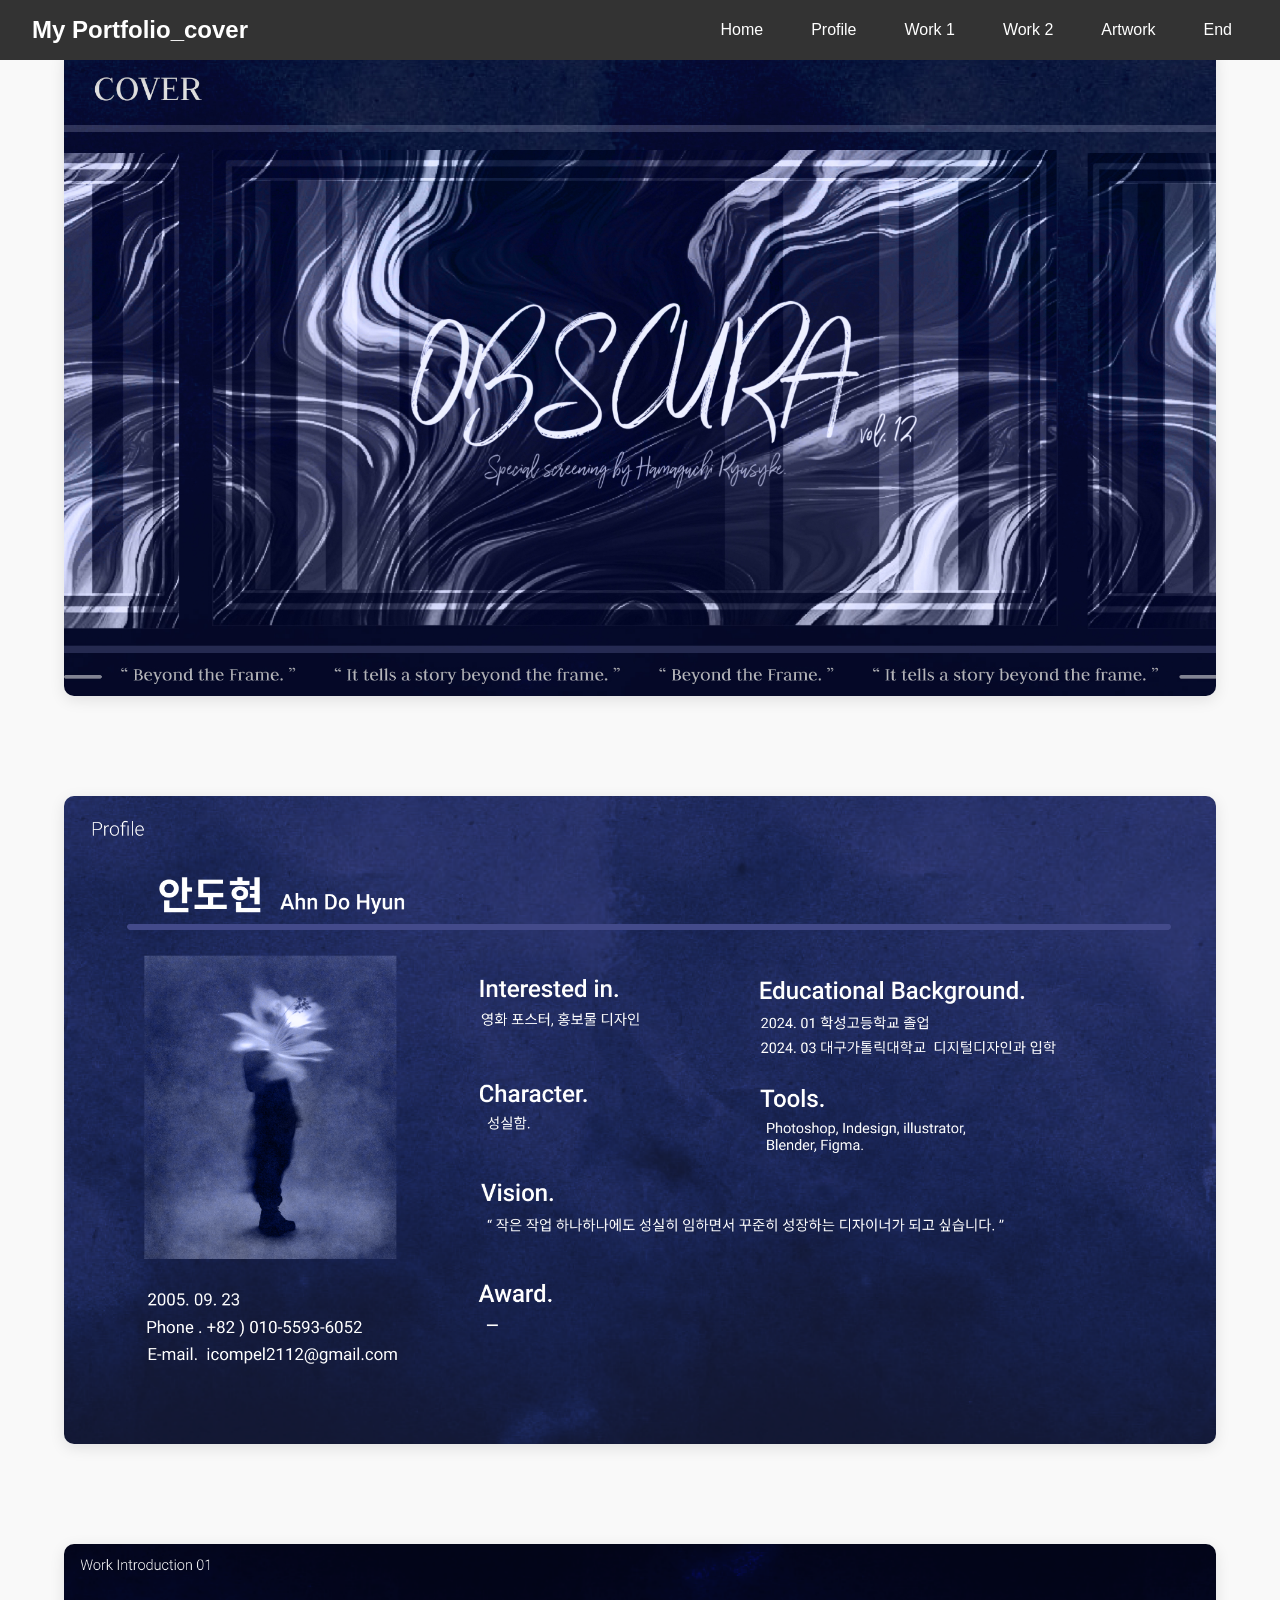
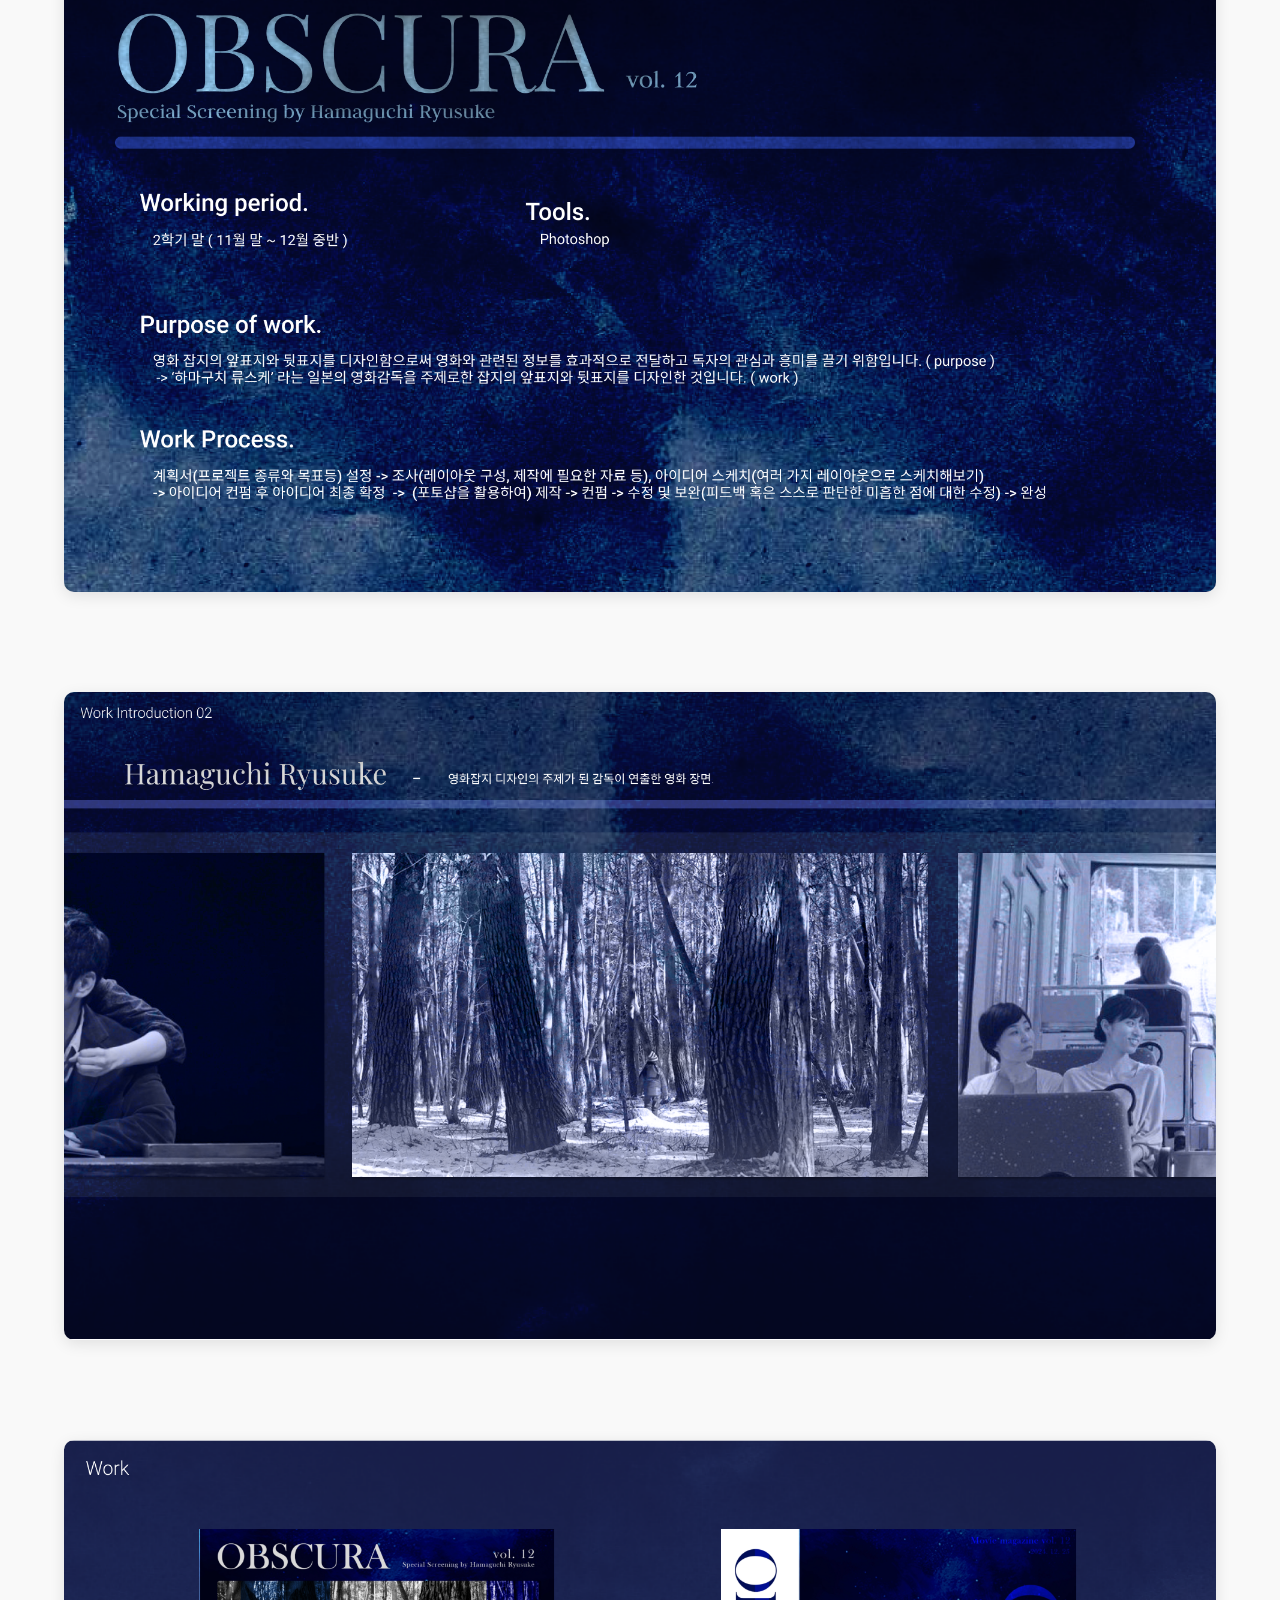
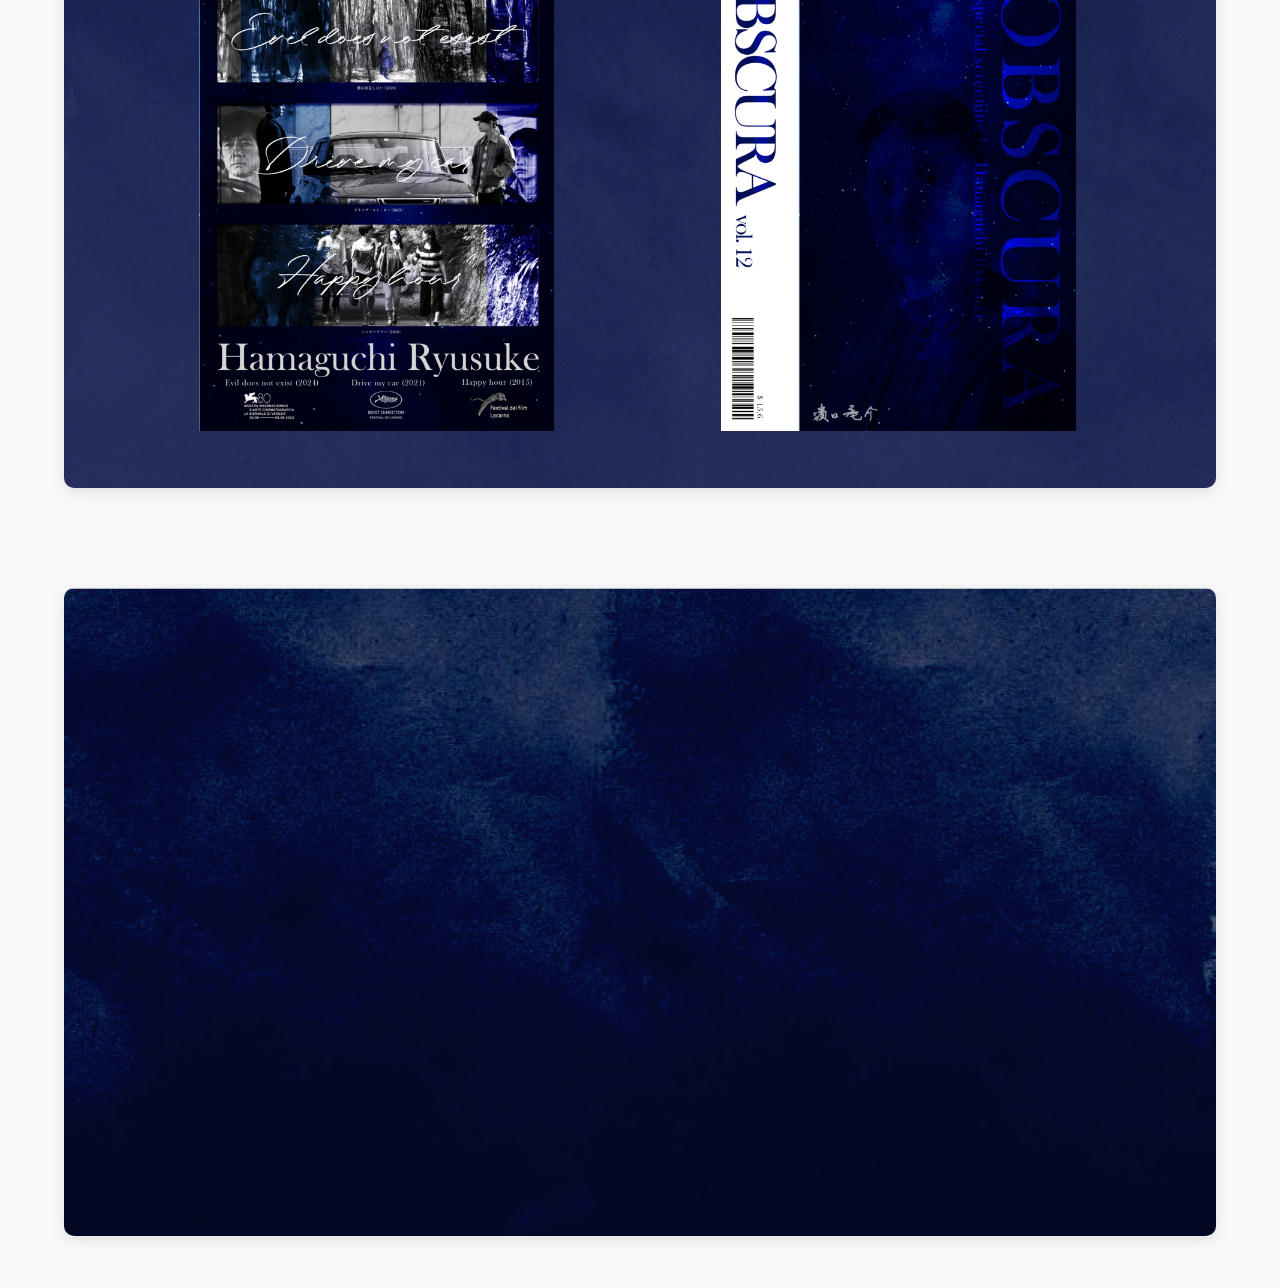
<file: finaltest.html>
<!DOCTYPE html>
<html lang="ko">
<head>
  <meta charset="UTF-8" />
  <meta name="viewport" content="width=device-width, initial-scale=1.0"/>
  <title>웹디자인_기말과제</title>
  <link rel="stylesheet" href="finaltest.css" />
</head>
<body>

  <header>
    <nav class="navbar">
      <div class="logo">My Portfolio_cover</div>
      <ul class="nav-links">
        <li><a href="#home">Home</a></li>
        <li><a href="#profile">Profile</a></li>
        <li><a href="#work1">Work 1</a></li>
        <li><a href="#work2">Work 2</a></li>
        <li><a href="#artwork">Artwork</a></li>
        <li><a href="#end">End</a></li>
      </ul>
    </nav>
  </header>

  <main>
    <section id="home" class="image-section">
      <img src="기말-Home.jpg" alt="기말 홈 이미지">
    </section>

    <section id="profile" class="image-section">
      <img src="본인 소개.png" alt="본인 소개">
    </section>

    <section id="work1" class="image-section">
      <img src="작품소개(01).png" alt="작품 소개 01">
    </section>

    <section id="work2" class="image-section">
      <img src="작품소개(02).png" alt="작품 소개 02">
    </section>

    <section id="artwork" class="image-section">
      <img src="작품 사진.png" alt="작품 사진">
    </section>

    <section id="end" class="image-section">
      <img src="마지막 페이지.png" alt="마지막 페이지">
    </section>
  </main>

</body>
</html>
</file>
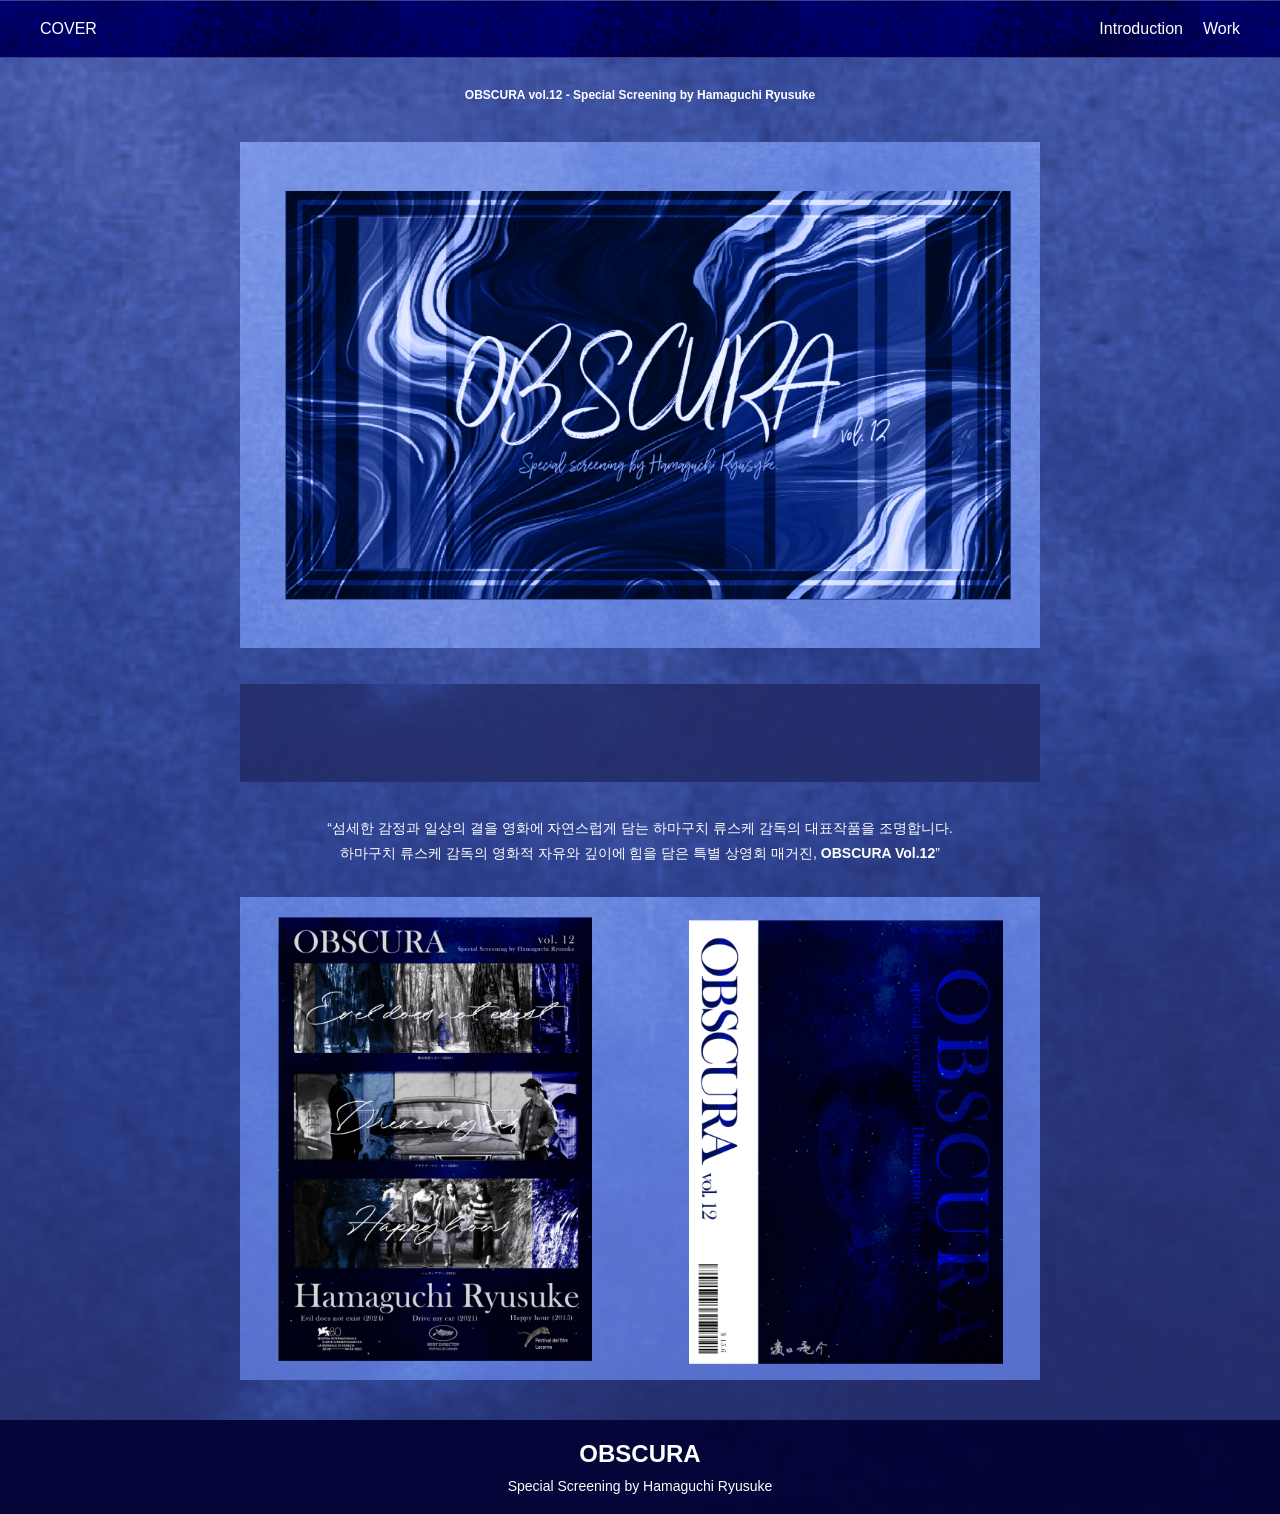
<file: middle.html>
<!DOCTYPE html>
<html lang="ko">
<head>
  <meta charset="UTF-8">
  <meta name="viewport" content="width=device-width, initial-scale=1">
  <title>OBSCURA vol.12</title>
  <link rel="stylesheet" href="middle.css">
</head>
<body>
  <header class="header">
    <div class="nav">
      <div class="logo">COVER</div>
      <nav>
        <ul>
          <li>Introduction</li>
          <li>Work</li>
        </ul>
      </nav>
    </div>
  </header>

  <section class="main-visual">
    <!--<img src="line01.png" alt="상단 라인" class="line line-top">-->
    <h2>OBSCURA vol.12 - Special Screening by Hamaguchi Ryusuke</h2>
    <img src="main001.png" alt="메인 이미지" class="main-image">
    <img src="line02.png" alt="하단 라인" class="line line-bottom">
  </section>

  <section class="description">
    <p>“섬세한 감정과 일상의 결을 영화에 자연스럽게 담는 하마구치 류스케 감독의 대표작품을 조명합니다.<br>
    하마구치 류스케 감독의 영화적 자유와 깊이에 힘을 담은 특별 상영회 매거진, <strong>OBSCURA Vol.12</strong>”</p>
  </section>

  <section class="sub-visual">
    <div class="sub-images">
      <img src="main002.png" alt="포스터와 책 등" class="sub-image">
    </div>
  </section>

  <footer class="footer">
    <h3>OBSCURA</h3>
    <p>Special Screening by Hamaguchi Ryusuke</p>
  </footer>
</body>
</html>
</file>
<file: finaltest.css>
/* 기본 초기화 */
* {
  margin: 0;
  padding: 0;
  box-sizing: border-box;
}

html {
  scroll-behavior: smooth;
}

body {
  font-family: 'Arial', sans-serif;
  background-color: #f9f9f9;
}

/* 네비게이션 바 스타일 */
.navbar {
  display: flex;
  justify-content: space-between;
  align-items: center;
  padding: 1rem 2rem;
  background-color: #333;
  color: white;
  position: fixed;
  top: 0;
  z-index: 1000;
  width: 100%;
}

.navbar .logo {
  font-size: 1.5rem;
  font-weight: bold;
}

.nav-links {
  list-style: none;
  display: flex;
  gap: 1rem;
  flex-wrap: wrap;
}

.nav-links a {
  text-decoration: none;
  color: white;
  font-size: 1rem;
  padding: 0.5rem 1rem;
  transition: background-color 0.3s ease;
  border-radius: 5px;
}

.nav-links a:hover {
  background-color: #555;
}

/* 이미지 섹션 스타일 */
.image-section {
  padding: 3rem 0;
  text-align: center;
}

.image-section img {
  max-width: 90%;
  height: auto;
  border-radius: 10px;
  box-shadow: 0 4px 15px rgba(0, 0, 0, 0.1);
}
</file>
<file: middle.css>
* {
    margin: 0;
    padding: 0;
    box-sizing: border-box;
  }
  
  body {
    background: url('background01.png') no-repeat center center fixed;
    background-size: cover;
    font-family: 'Noto Sans KR', sans-serif;
    color: white;
    text-align: center;
  }
  
  .header {
    background-color: rgba(0, 0, 50, 0.8);
    padding: 20px 40px;
    position: sticky;
    top: 0;
    z-index: 100;
    background-image: url(line01.png);
  }
  
  .nav {
    display: flex;
    justify-content: space-between;
    align-items: center;
  }
  
  .nav ul {
    display: flex;
    list-style: none;
  }
  
  .nav li {
    margin-left: 20px;
    cursor: pointer;
  }
  
  .main-visual {
    margin-top: 30px;
    position: relative;
  }
  
  .main-visual h2 {
    font-size: 12px;
    margin: 20px 0;
  }
  
  .main-image {
    width: 100%;
    max-width: 800px;
    margin: 20px 0;
  }
  
  .line {
    width: 100%;
    max-width: 800px;
    margin: 0 auto;
  }
  
  .line-top {
    margin-bottom: 10px;
  }
  
  .line-bottom {
    margin-top: 12px;
  }
  
  .description {
    margin: 30px 20px;
    font-size: 14px;
    line-height: 1.8;
  }
  
  .sub-visual {
    margin: 10px 0;
  }
  
  .sub-images {
    display: flex;
    justify-content: center;
  }
  
  .sub-image {
    width: 100%;
    max-width: 800px;
  }
  
  .footer {
    background-color: rgba(0, 0, 50, 0.9);
    padding: 20px;
    margin-top: 40px;
  }
  
  .footer h3 {
    font-size: 24px;
    margin-bottom: 10px;
  }
  
  .footer p {
    font-size: 14px;
  }
</file>
